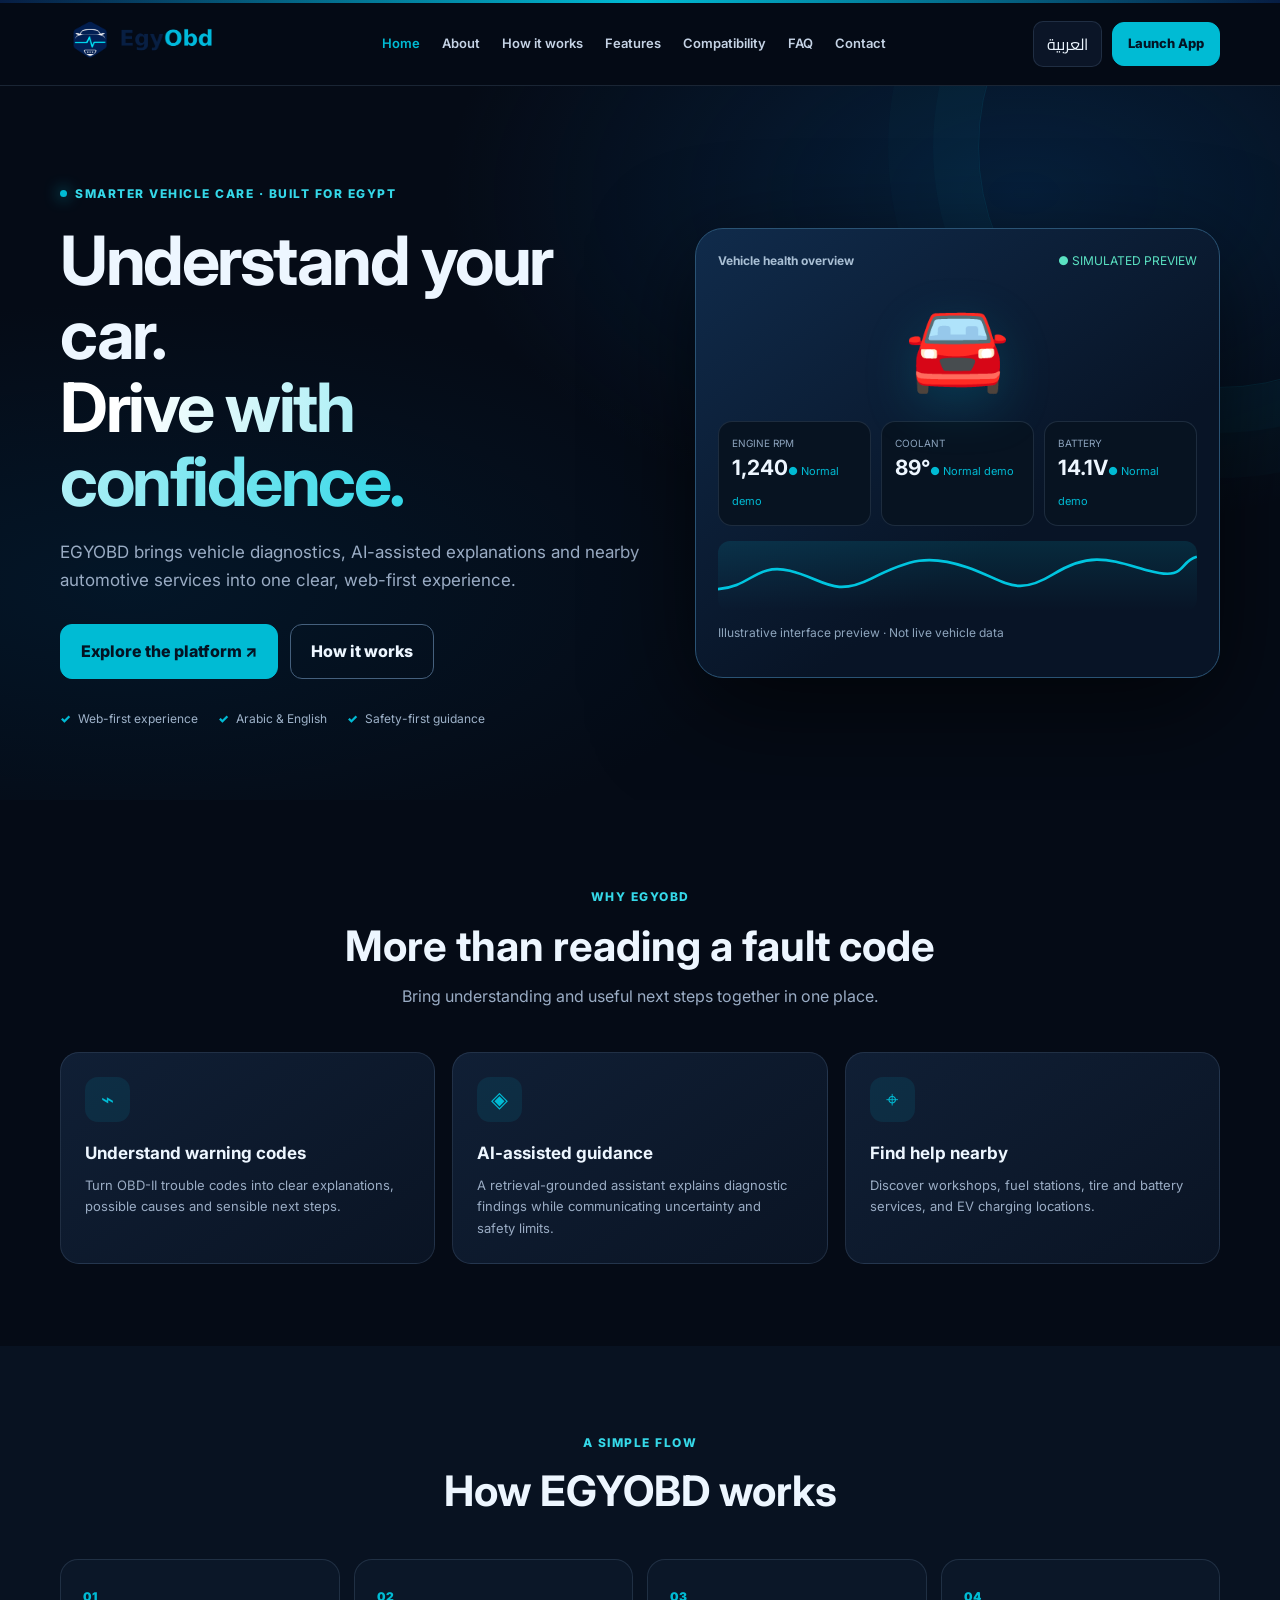
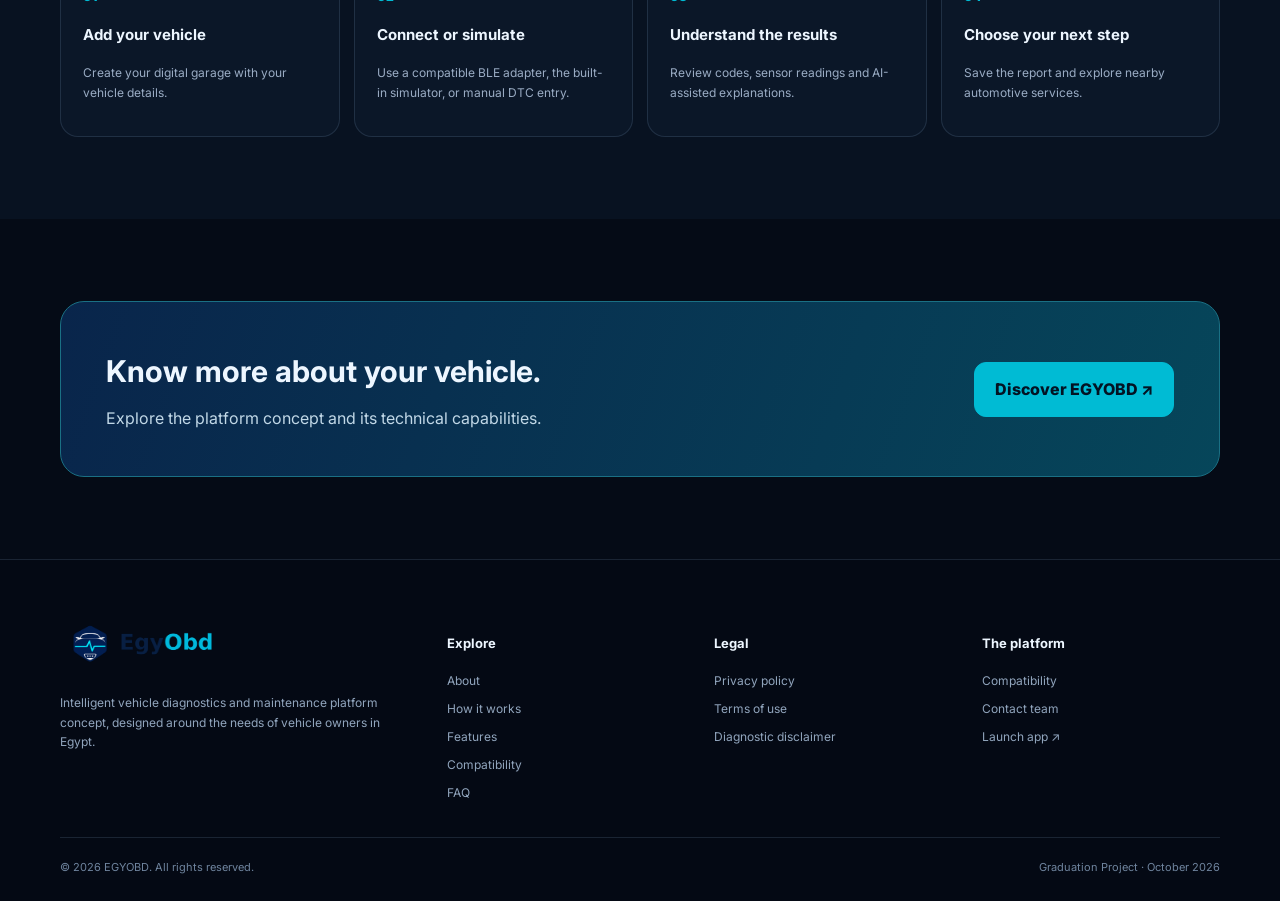
<file: index.html>
<!doctype html><html lang="en"><head><meta charset="utf-8">
<meta name="viewport" content="width=device-width,initial-scale=1">
<meta name="theme-color" content="#071D43">
<meta name="description" content="Understand your car with EGYOBD: explore OBD-II diagnostics, AI-assisted fault-code explanations, vehicle health insights and automotive services in Egypt.">
<meta name="robots" content="index,follow,max-image-preview:large">
<meta name="author" content="EGYOBD">
<link rel="canonical" href="https://egyobd.com/">
<link rel="icon" href="assets/favicon.ico" sizes="any">
<link rel="icon" type="image/png" sizes="32x32" href="assets/favicon-32.png">
<link rel="icon" type="image/png" sizes="192x192" href="assets/favicon-192.png">
<link rel="apple-touch-icon" href="assets/apple-touch-icon.png">
<link rel="manifest" href="site.webmanifest">
<meta property="og:type" content="website">
<meta property="og:site_name" content="EGYOBD">
<meta property="og:title" content="EGYOBD | OBD-II Car Diagnostics & AI Vehicle Health in Egypt">
<meta property="og:description" content="Understand your car with EGYOBD: explore OBD-II diagnostics, AI-assisted fault-code explanations, vehicle health insights and automotive services in Egypt.">
<meta property="og:url" content="https://egyobd.com/">
<meta property="og:image" content="https://egyobd.com/assets/logo.png">
<meta property="og:image:alt" content="EGYOBD intelligent vehicle diagnostics logo">
<meta name="twitter:card" content="summary_large_image">
<meta name="twitter:title" content="EGYOBD | OBD-II Car Diagnostics & AI Vehicle Health in Egypt">
<meta name="twitter:description" content="Understand your car with EGYOBD: explore OBD-II diagnostics, AI-assisted fault-code explanations, vehicle health insights and automotive services in Egypt.">
<meta name="twitter:image" content="https://egyobd.com/assets/logo.png">
<title>EGYOBD | OBD-II Car Diagnostics & AI Vehicle Health in Egypt</title>
<link rel="stylesheet" href="assets/site.css"><script type="application/ld+json">
{
 "@context":"https://schema.org",
 "@graph":[
  {"@type":"Organization","@id":"https://egyobd.com/#organization","name":"EGYOBD","url":"https://egyobd.com/","logo":"https://egyobd.com/assets/logo.png","description":"An Egyptian-focused intelligent vehicle diagnostics and maintenance platform."},
  {"@type":"WebSite","@id":"https://egyobd.com/#website","url":"https://egyobd.com/","name":"EGYOBD","publisher":{"@id":"https://egyobd.com/#organization"},"inLanguage":["en","ar"]}
 ]
}
</script>
</head><body data-page="home"><a class="skip-link" href="#main">Skip to content</a><div class="topline"></div><header class="nav"><div class="container navin"><a class="brand" id="brand" href="index.html"></a><nav class="links" id="navlinks"></nav><div class="actions"><button class="lang" id="lang">العربية</button><a class="btn small" id="launch" href="https://app.egyobd.com">Launch App</a><button class="menu" id="menu" aria-label="Open menu">☰</button></div></div></header><main id="main"></main><footer class="footer" id="footer"></footer><script src="assets/site.js"></script></body></html>
</file>
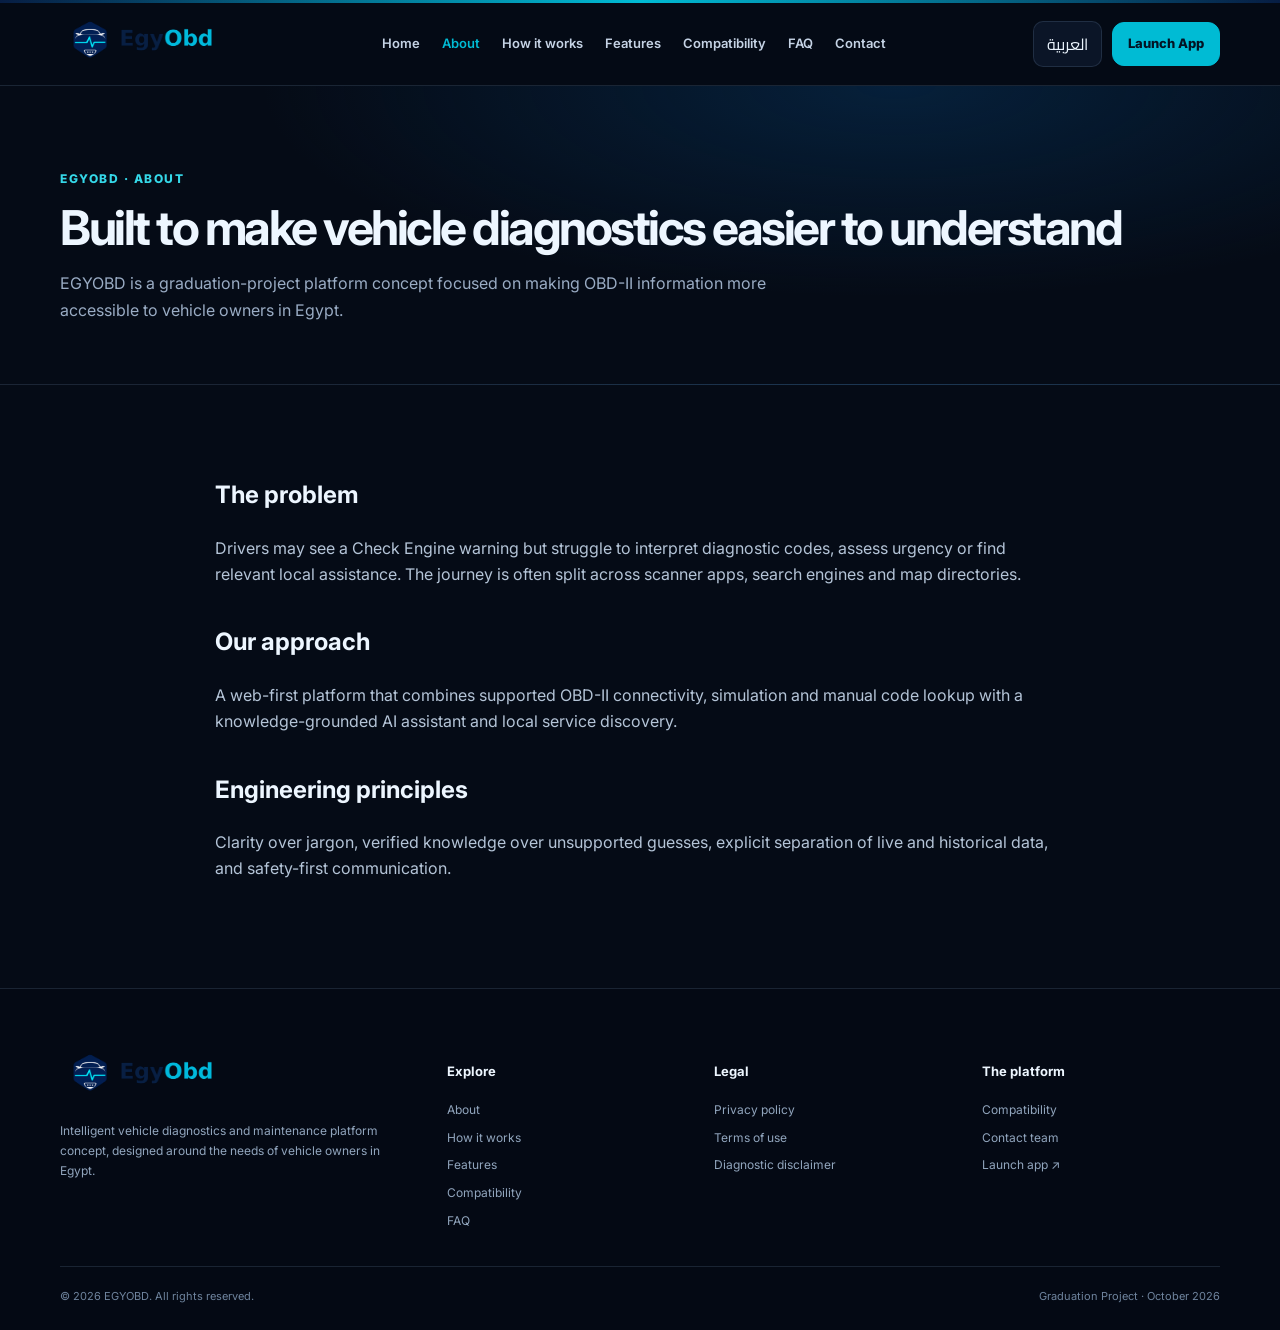
<file: about.html>
<!doctype html><html lang="en"><head><meta charset="utf-8">
<meta name="viewport" content="width=device-width,initial-scale=1">
<meta name="theme-color" content="#071D43">
<meta name="description" content="Learn about EGYOBD, an Egyptian-focused vehicle diagnostics platform concept combining OBD-II data, grounded AI explanations and local automotive service discovery.">
<meta name="robots" content="index,follow,max-image-preview:large">
<meta name="author" content="EGYOBD">
<link rel="canonical" href="https://egyobd.com/about.html">
<link rel="icon" href="assets/favicon.ico" sizes="any">
<link rel="icon" type="image/png" sizes="32x32" href="assets/favicon-32.png">
<link rel="icon" type="image/png" sizes="192x192" href="assets/favicon-192.png">
<link rel="apple-touch-icon" href="assets/apple-touch-icon.png">
<link rel="manifest" href="site.webmanifest">
<meta property="og:type" content="website">
<meta property="og:site_name" content="EGYOBD">
<meta property="og:title" content="About EGYOBD | Smarter Vehicle Diagnostics for Egypt">
<meta property="og:description" content="Learn about EGYOBD, an Egyptian-focused vehicle diagnostics platform concept combining OBD-II data, grounded AI explanations and local automotive service discovery.">
<meta property="og:url" content="https://egyobd.com/about.html">
<meta property="og:image" content="https://egyobd.com/assets/logo.png">
<meta property="og:image:alt" content="EGYOBD intelligent vehicle diagnostics logo">
<meta name="twitter:card" content="summary_large_image">
<meta name="twitter:title" content="About EGYOBD | Smarter Vehicle Diagnostics for Egypt">
<meta name="twitter:description" content="Learn about EGYOBD, an Egyptian-focused vehicle diagnostics platform concept combining OBD-II data, grounded AI explanations and local automotive service discovery.">
<meta name="twitter:image" content="https://egyobd.com/assets/logo.png">
<title>About EGYOBD | Smarter Vehicle Diagnostics for Egypt</title>
<link rel="stylesheet" href="assets/site.css"></head><body data-page="about"><a class="skip-link" href="#main">Skip to content</a><div class="topline"></div><header class="nav"><div class="container navin"><a class="brand" id="brand" href="index.html"></a><nav class="links" id="navlinks"></nav><div class="actions"><button class="lang" id="lang">العربية</button><a class="btn small" id="launch" href="https://app.egyobd.com">Launch App</a><button class="menu" id="menu" aria-label="Open menu">☰</button></div></div></header><main id="main"></main><footer class="footer" id="footer"></footer><script src="assets/site.js"></script></body></html>
</file>
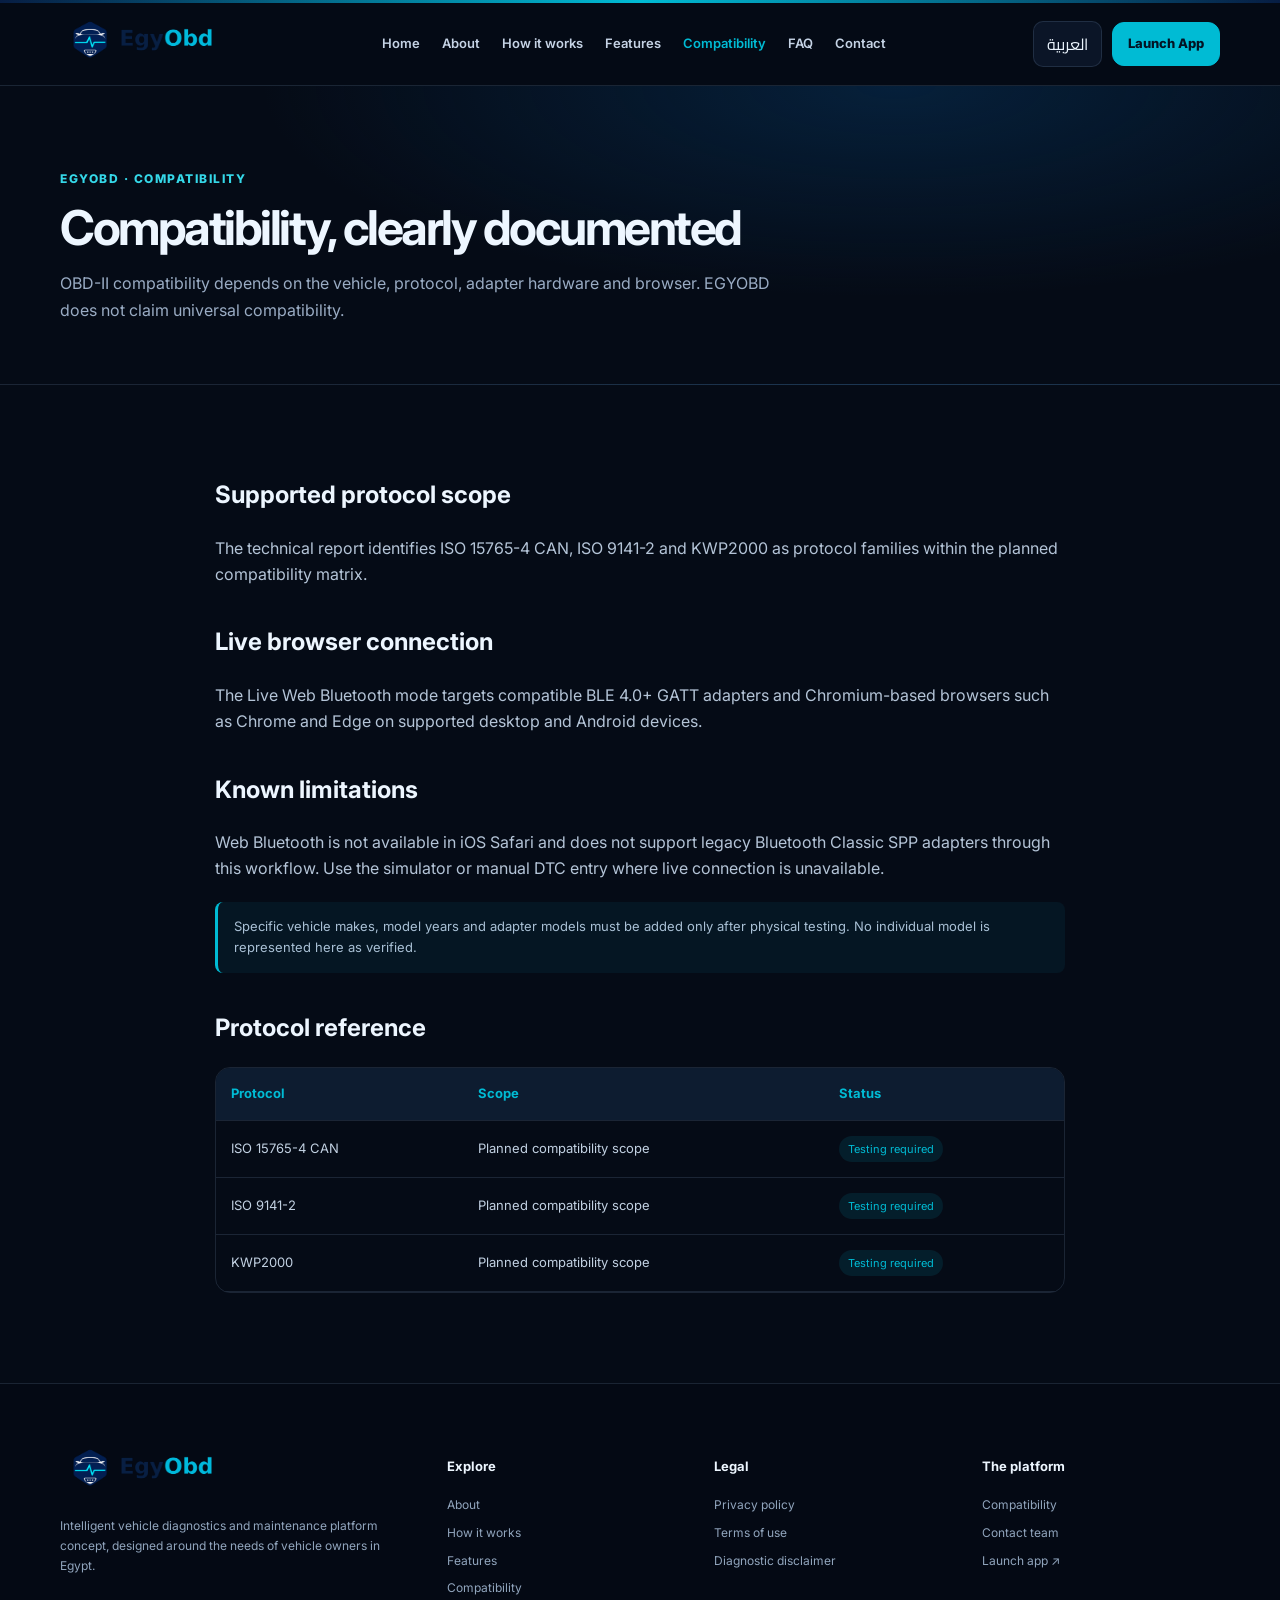
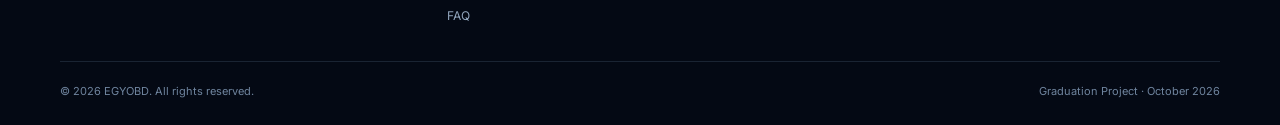
<file: compatibility.html>
<!doctype html><html lang="en"><head><meta charset="utf-8">
<meta name="viewport" content="width=device-width,initial-scale=1">
<meta name="theme-color" content="#071D43">
<meta name="description" content="Understand EGYOBD OBD-II compatibility, supported protocol scope, BLE adapter requirements, browser limitations and manual diagnostic alternatives.">
<meta name="robots" content="index,follow,max-image-preview:large">
<meta name="author" content="EGYOBD">
<link rel="canonical" href="https://egyobd.com/compatibility.html">
<link rel="icon" href="assets/favicon.ico" sizes="any">
<link rel="icon" type="image/png" sizes="32x32" href="assets/favicon-32.png">
<link rel="icon" type="image/png" sizes="192x192" href="assets/favicon-192.png">
<link rel="apple-touch-icon" href="assets/apple-touch-icon.png">
<link rel="manifest" href="site.webmanifest">
<meta property="og:type" content="website">
<meta property="og:site_name" content="EGYOBD">
<meta property="og:title" content="OBD-II Compatibility | Vehicles, Adapters & Browsers | EGYOBD">
<meta property="og:description" content="Understand EGYOBD OBD-II compatibility, supported protocol scope, BLE adapter requirements, browser limitations and manual diagnostic alternatives.">
<meta property="og:url" content="https://egyobd.com/compatibility.html">
<meta property="og:image" content="https://egyobd.com/assets/logo.png">
<meta property="og:image:alt" content="EGYOBD intelligent vehicle diagnostics logo">
<meta name="twitter:card" content="summary_large_image">
<meta name="twitter:title" content="OBD-II Compatibility | Vehicles, Adapters & Browsers | EGYOBD">
<meta name="twitter:description" content="Understand EGYOBD OBD-II compatibility, supported protocol scope, BLE adapter requirements, browser limitations and manual diagnostic alternatives.">
<meta name="twitter:image" content="https://egyobd.com/assets/logo.png">
<title>OBD-II Compatibility | Vehicles, Adapters & Browsers | EGYOBD</title>
<link rel="stylesheet" href="assets/site.css"></head><body data-page="compatibility"><a class="skip-link" href="#main">Skip to content</a><div class="topline"></div><header class="nav"><div class="container navin"><a class="brand" id="brand" href="index.html"></a><nav class="links" id="navlinks"></nav><div class="actions"><button class="lang" id="lang">العربية</button><a class="btn small" id="launch" href="https://app.egyobd.com">Launch App</a><button class="menu" id="menu" aria-label="Open menu">☰</button></div></div></header><main id="main"></main><footer class="footer" id="footer"></footer><script src="assets/site.js"></script></body></html>
</file>
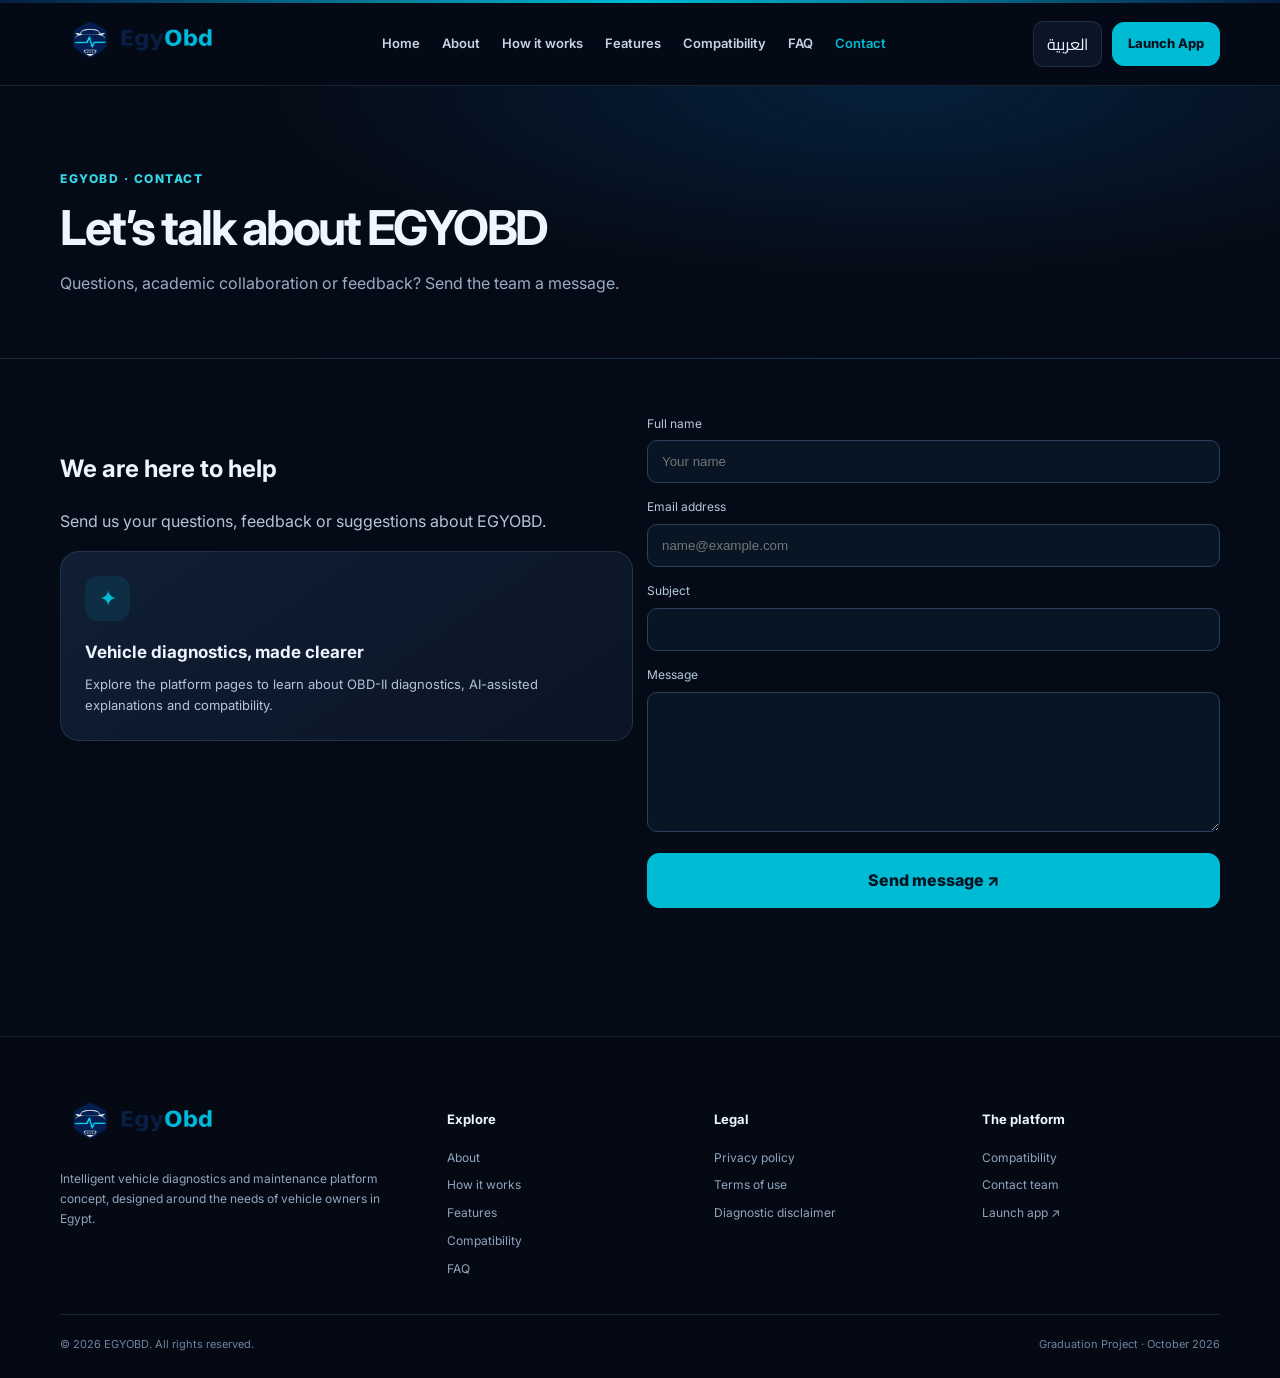
<file: contact.html>
<!doctype html><html lang="en"><head><meta charset="utf-8">
<meta name="viewport" content="width=device-width,initial-scale=1">
<meta name="theme-color" content="#071D43">
<meta name="description" content="Contact EGYOBD with questions, feedback or support requests about the vehicle diagnostics and maintenance platform.">
<meta name="robots" content="index,follow,max-image-preview:large">
<meta name="author" content="EGYOBD">
<link rel="canonical" href="https://egyobd.com/contact.html">
<link rel="icon" href="assets/favicon.ico" sizes="any">
<link rel="icon" type="image/png" sizes="32x32" href="assets/favicon-32.png">
<link rel="icon" type="image/png" sizes="192x192" href="assets/favicon-192.png">
<link rel="apple-touch-icon" href="assets/apple-touch-icon.png">
<link rel="manifest" href="site.webmanifest">
<meta property="og:type" content="website">
<meta property="og:site_name" content="EGYOBD">
<meta property="og:title" content="Contact EGYOBD | Questions & Support">
<meta property="og:description" content="Contact EGYOBD with questions, feedback or support requests about the vehicle diagnostics and maintenance platform.">
<meta property="og:url" content="https://egyobd.com/contact.html">
<meta property="og:image" content="https://egyobd.com/assets/logo.png">
<meta property="og:image:alt" content="EGYOBD intelligent vehicle diagnostics logo">
<meta name="twitter:card" content="summary_large_image">
<meta name="twitter:title" content="Contact EGYOBD | Questions & Support">
<meta name="twitter:description" content="Contact EGYOBD with questions, feedback or support requests about the vehicle diagnostics and maintenance platform.">
<meta name="twitter:image" content="https://egyobd.com/assets/logo.png">
<title>Contact EGYOBD | Questions & Support</title>
<link rel="stylesheet" href="assets/site.css"></head><body data-page="contact"><a class="skip-link" href="#main">Skip to content</a><div class="topline"></div><header class="nav"><div class="container navin"><a class="brand" id="brand" href="index.html"></a><nav class="links" id="navlinks"></nav><div class="actions"><button class="lang" id="lang">العربية</button><a class="btn small" id="launch" href="https://app.egyobd.com">Launch App</a><button class="menu" id="menu" aria-label="Open menu">☰</button></div></div></header><main id="main"></main><footer class="footer" id="footer"></footer><script src="assets/site.js"></script></body></html>
</file>
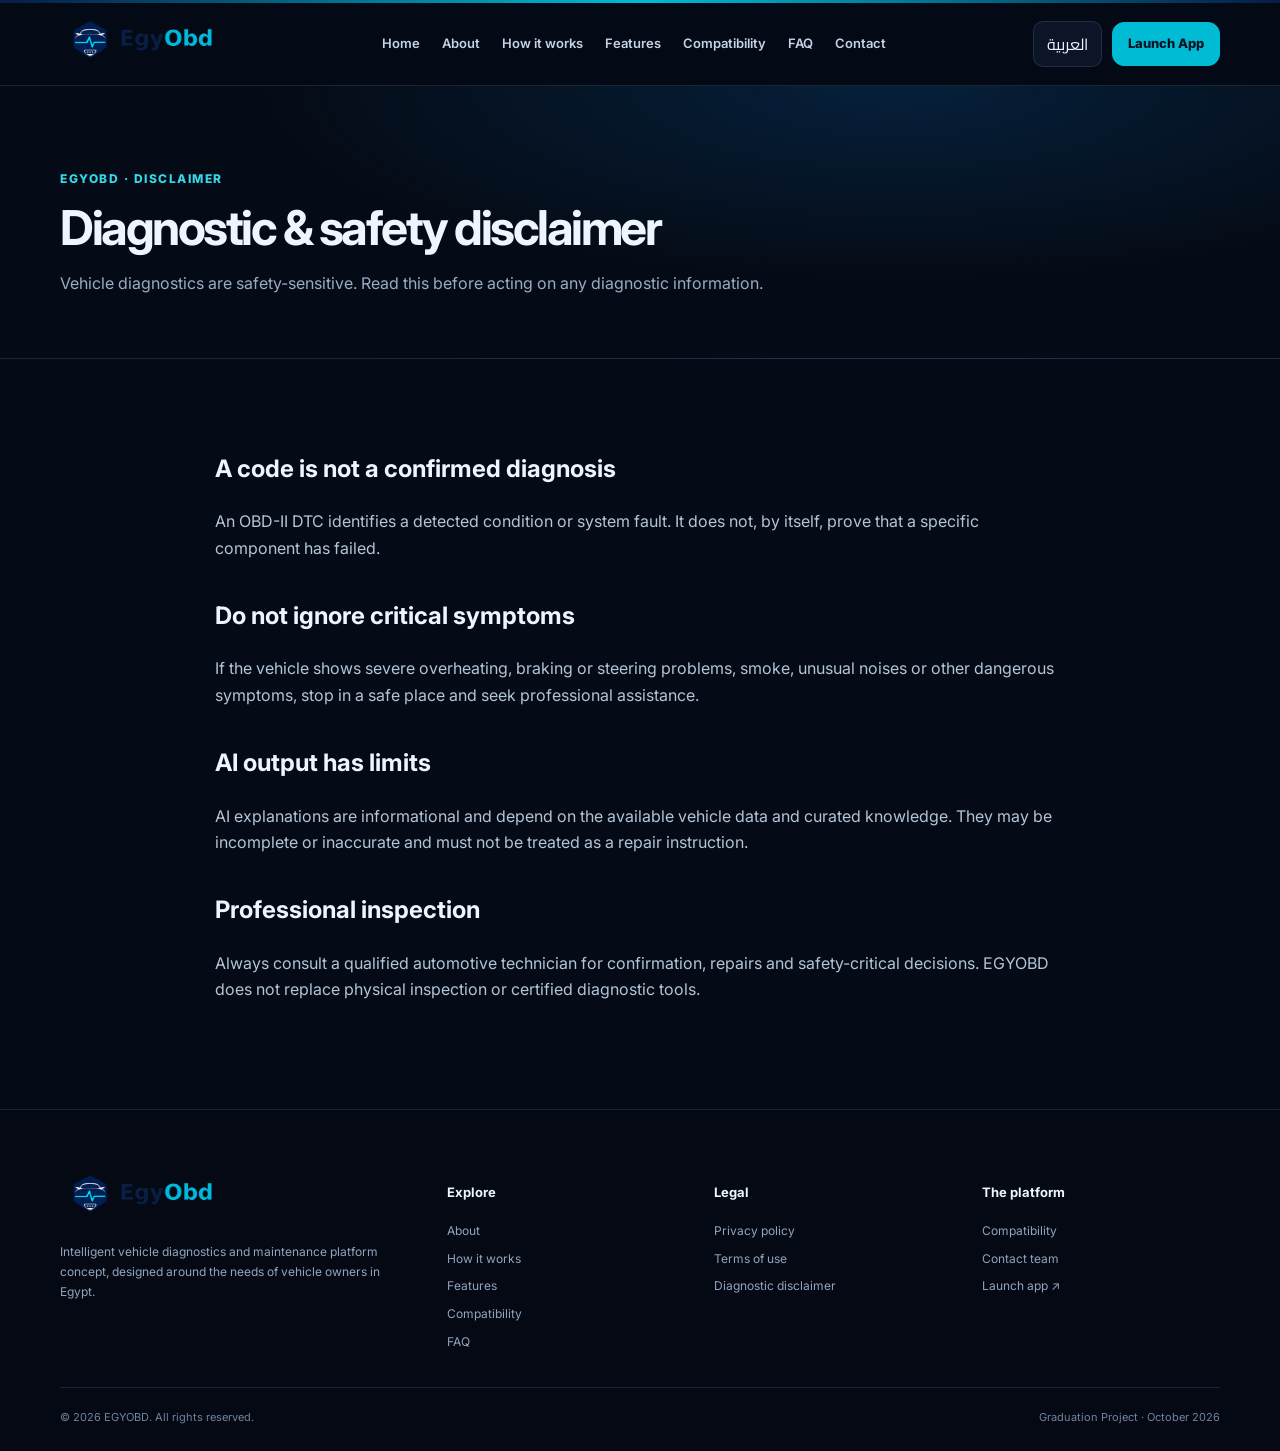
<file: disclaimer.html>
<!doctype html><html lang="en"><head><meta charset="utf-8">
<meta name="viewport" content="width=device-width,initial-scale=1">
<meta name="theme-color" content="#071D43">
<meta name="description" content="Read important safety information about OBD-II diagnostic codes, AI-assisted explanations and the need for qualified vehicle inspection.">
<meta name="robots" content="index,follow,max-image-preview:large">
<meta name="author" content="EGYOBD">
<link rel="canonical" href="https://egyobd.com/disclaimer.html">
<link rel="icon" href="assets/favicon.ico" sizes="any">
<link rel="icon" type="image/png" sizes="32x32" href="assets/favicon-32.png">
<link rel="icon" type="image/png" sizes="192x192" href="assets/favicon-192.png">
<link rel="apple-touch-icon" href="assets/apple-touch-icon.png">
<link rel="manifest" href="site.webmanifest">
<meta property="og:type" content="website">
<meta property="og:site_name" content="EGYOBD">
<meta property="og:title" content="Diagnostic Disclaimer | EGYOBD">
<meta property="og:description" content="Read important safety information about OBD-II diagnostic codes, AI-assisted explanations and the need for qualified vehicle inspection.">
<meta property="og:url" content="https://egyobd.com/disclaimer.html">
<meta property="og:image" content="https://egyobd.com/assets/logo.png">
<meta property="og:image:alt" content="EGYOBD intelligent vehicle diagnostics logo">
<meta name="twitter:card" content="summary_large_image">
<meta name="twitter:title" content="Diagnostic Disclaimer | EGYOBD">
<meta name="twitter:description" content="Read important safety information about OBD-II diagnostic codes, AI-assisted explanations and the need for qualified vehicle inspection.">
<meta name="twitter:image" content="https://egyobd.com/assets/logo.png">
<title>Diagnostic Disclaimer | EGYOBD</title>
<link rel="stylesheet" href="assets/site.css"></head><body data-page="disclaimer"><a class="skip-link" href="#main">Skip to content</a><div class="topline"></div><header class="nav"><div class="container navin"><a class="brand" id="brand" href="index.html"></a><nav class="links" id="navlinks"></nav><div class="actions"><button class="lang" id="lang">العربية</button><a class="btn small" id="launch" href="https://app.egyobd.com">Launch App</a><button class="menu" id="menu" aria-label="Open menu">☰</button></div></div></header><main id="main"></main><footer class="footer" id="footer"></footer><script src="assets/site.js"></script></body></html>
</file>
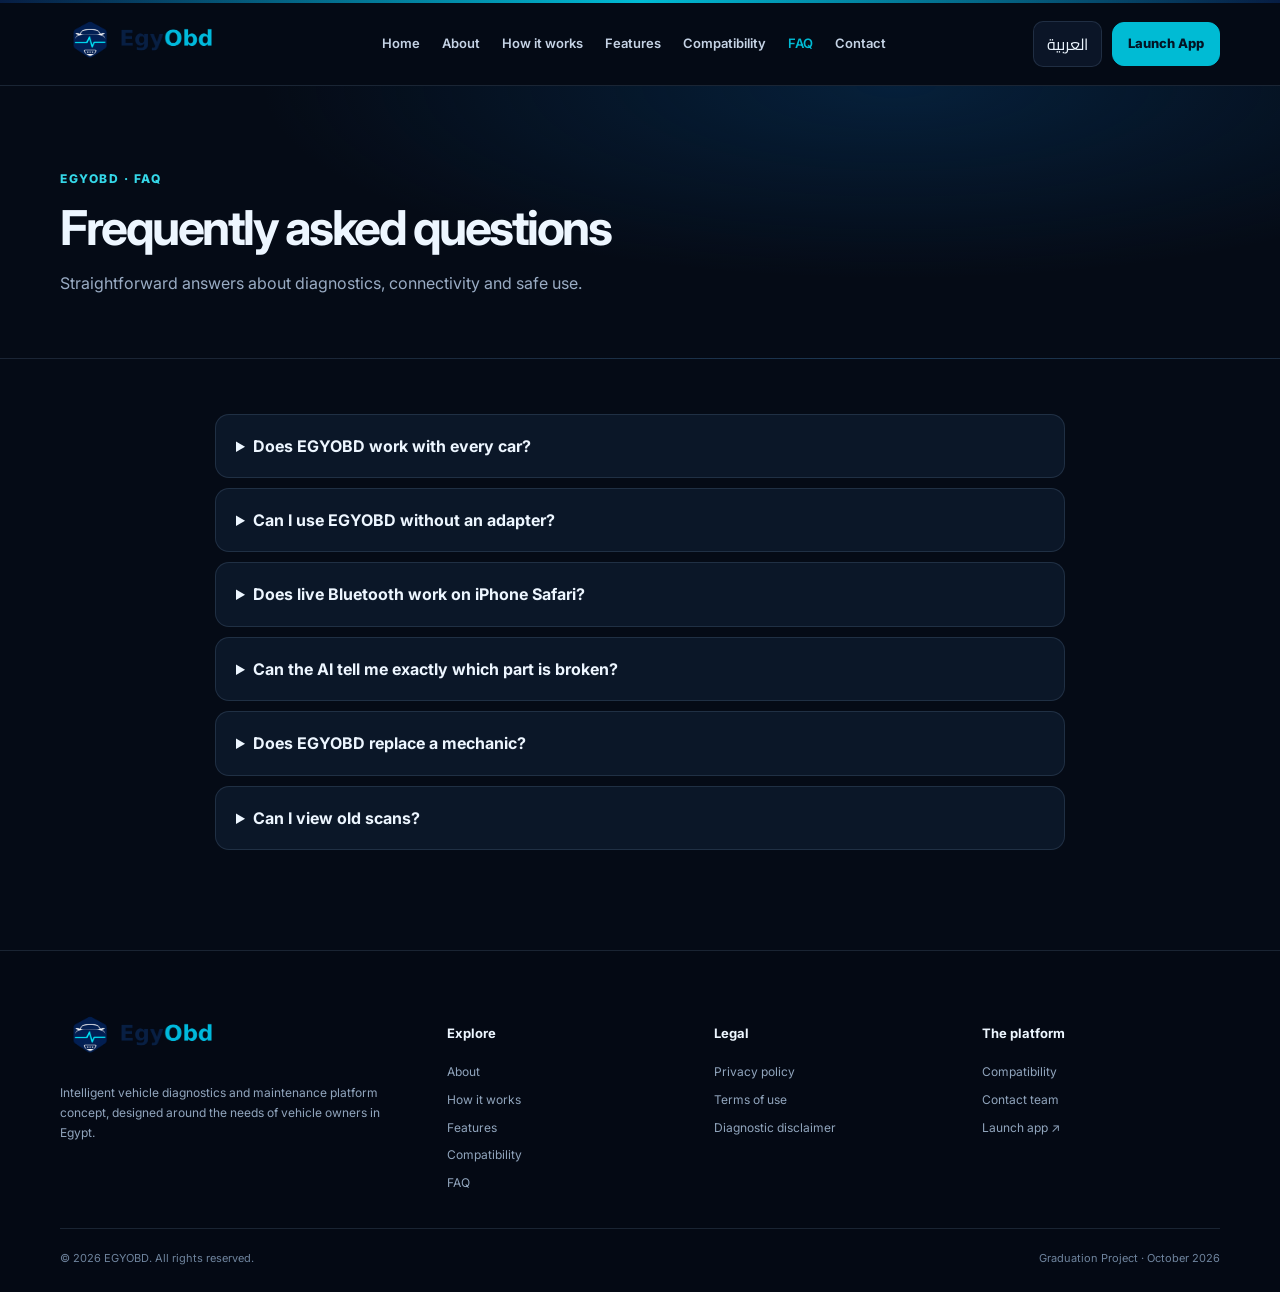
<file: faq.html>
<!doctype html><html lang="en"><head><meta charset="utf-8">
<meta name="viewport" content="width=device-width,initial-scale=1">
<meta name="theme-color" content="#071D43">
<meta name="description" content="Find answers about EGYOBD, OBD-II adapters, browser Bluetooth support, diagnostic simulations, AI explanations and vehicle data safety.">
<meta name="robots" content="index,follow,max-image-preview:large">
<meta name="author" content="EGYOBD">
<link rel="canonical" href="https://egyobd.com/faq.html">
<link rel="icon" href="assets/favicon.ico" sizes="any">
<link rel="icon" type="image/png" sizes="32x32" href="assets/favicon-32.png">
<link rel="icon" type="image/png" sizes="192x192" href="assets/favicon-192.png">
<link rel="apple-touch-icon" href="assets/apple-touch-icon.png">
<link rel="manifest" href="site.webmanifest">
<meta property="og:type" content="website">
<meta property="og:site_name" content="EGYOBD">
<meta property="og:title" content="EGYOBD FAQ | OBD-II Diagnostics & Troubleshooting">
<meta property="og:description" content="Find answers about EGYOBD, OBD-II adapters, browser Bluetooth support, diagnostic simulations, AI explanations and vehicle data safety.">
<meta property="og:url" content="https://egyobd.com/faq.html">
<meta property="og:image" content="https://egyobd.com/assets/logo.png">
<meta property="og:image:alt" content="EGYOBD intelligent vehicle diagnostics logo">
<meta name="twitter:card" content="summary_large_image">
<meta name="twitter:title" content="EGYOBD FAQ | OBD-II Diagnostics & Troubleshooting">
<meta name="twitter:description" content="Find answers about EGYOBD, OBD-II adapters, browser Bluetooth support, diagnostic simulations, AI explanations and vehicle data safety.">
<meta name="twitter:image" content="https://egyobd.com/assets/logo.png">
<title>EGYOBD FAQ | OBD-II Diagnostics & Troubleshooting</title>
<link rel="stylesheet" href="assets/site.css"></head><body data-page="faq"><a class="skip-link" href="#main">Skip to content</a><div class="topline"></div><header class="nav"><div class="container navin"><a class="brand" id="brand" href="index.html"></a><nav class="links" id="navlinks"></nav><div class="actions"><button class="lang" id="lang">العربية</button><a class="btn small" id="launch" href="https://app.egyobd.com">Launch App</a><button class="menu" id="menu" aria-label="Open menu">☰</button></div></div></header><main id="main"></main><footer class="footer" id="footer"></footer><script src="assets/site.js"></script></body></html>
</file>
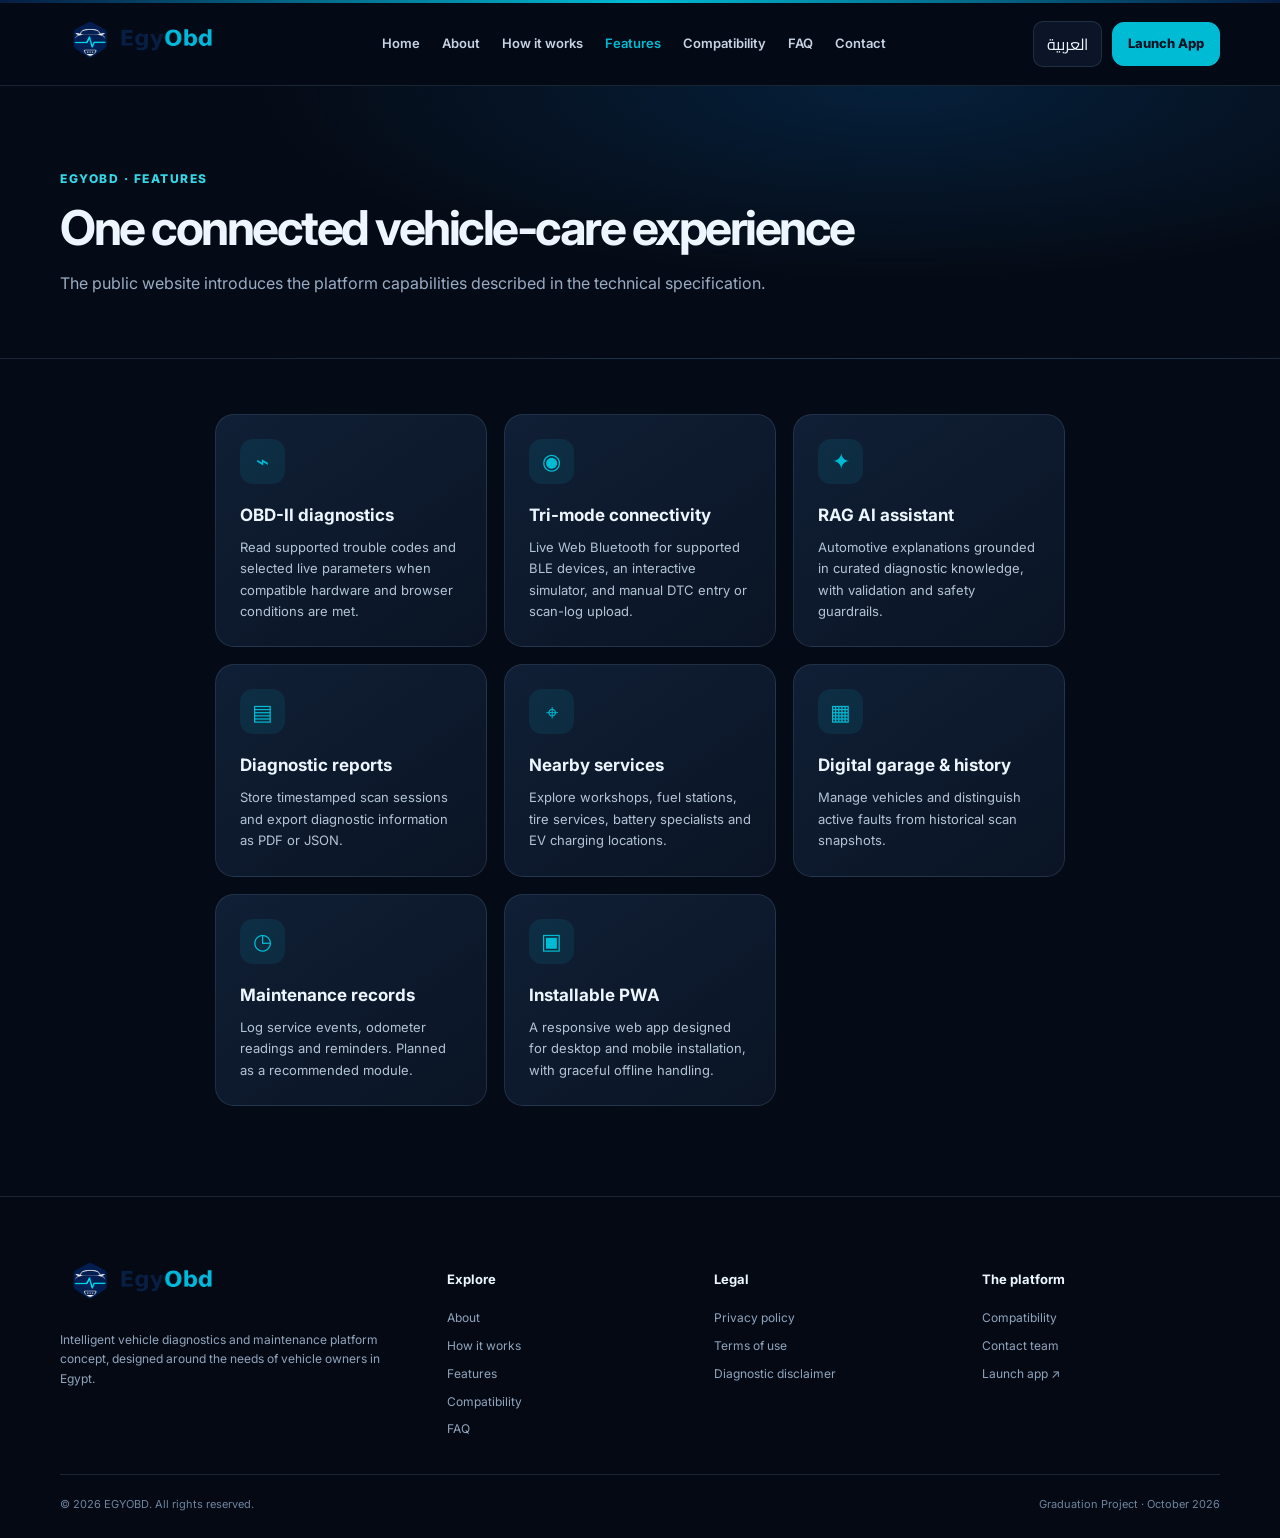
<file: features.html>
<!doctype html><html lang="en"><head><meta charset="utf-8">
<meta name="viewport" content="width=device-width,initial-scale=1">
<meta name="theme-color" content="#071D43">
<meta name="description" content="Explore EGYOBD features: supported OBD-II diagnostics, BLE connectivity, diagnostic simulator, AI-assisted explanations, scan reports and vehicle history.">
<meta name="robots" content="index,follow,max-image-preview:large">
<meta name="author" content="EGYOBD">
<link rel="canonical" href="https://egyobd.com/features.html">
<link rel="icon" href="assets/favicon.ico" sizes="any">
<link rel="icon" type="image/png" sizes="32x32" href="assets/favicon-32.png">
<link rel="icon" type="image/png" sizes="192x192" href="assets/favicon-192.png">
<link rel="apple-touch-icon" href="assets/apple-touch-icon.png">
<link rel="manifest" href="site.webmanifest">
<meta property="og:type" content="website">
<meta property="og:site_name" content="EGYOBD">
<meta property="og:title" content="EGYOBD Features | OBD-II, AI Diagnostics & Vehicle History">
<meta property="og:description" content="Explore EGYOBD features: supported OBD-II diagnostics, BLE connectivity, diagnostic simulator, AI-assisted explanations, scan reports and vehicle history.">
<meta property="og:url" content="https://egyobd.com/features.html">
<meta property="og:image" content="https://egyobd.com/assets/logo.png">
<meta property="og:image:alt" content="EGYOBD intelligent vehicle diagnostics logo">
<meta name="twitter:card" content="summary_large_image">
<meta name="twitter:title" content="EGYOBD Features | OBD-II, AI Diagnostics & Vehicle History">
<meta name="twitter:description" content="Explore EGYOBD features: supported OBD-II diagnostics, BLE connectivity, diagnostic simulator, AI-assisted explanations, scan reports and vehicle history.">
<meta name="twitter:image" content="https://egyobd.com/assets/logo.png">
<title>EGYOBD Features | OBD-II, AI Diagnostics & Vehicle History</title>
<link rel="stylesheet" href="assets/site.css"></head><body data-page="features"><a class="skip-link" href="#main">Skip to content</a><div class="topline"></div><header class="nav"><div class="container navin"><a class="brand" id="brand" href="index.html"></a><nav class="links" id="navlinks"></nav><div class="actions"><button class="lang" id="lang">العربية</button><a class="btn small" id="launch" href="https://app.egyobd.com">Launch App</a><button class="menu" id="menu" aria-label="Open menu">☰</button></div></div></header><main id="main"></main><footer class="footer" id="footer"></footer><script src="assets/site.js"></script></body></html>
</file>
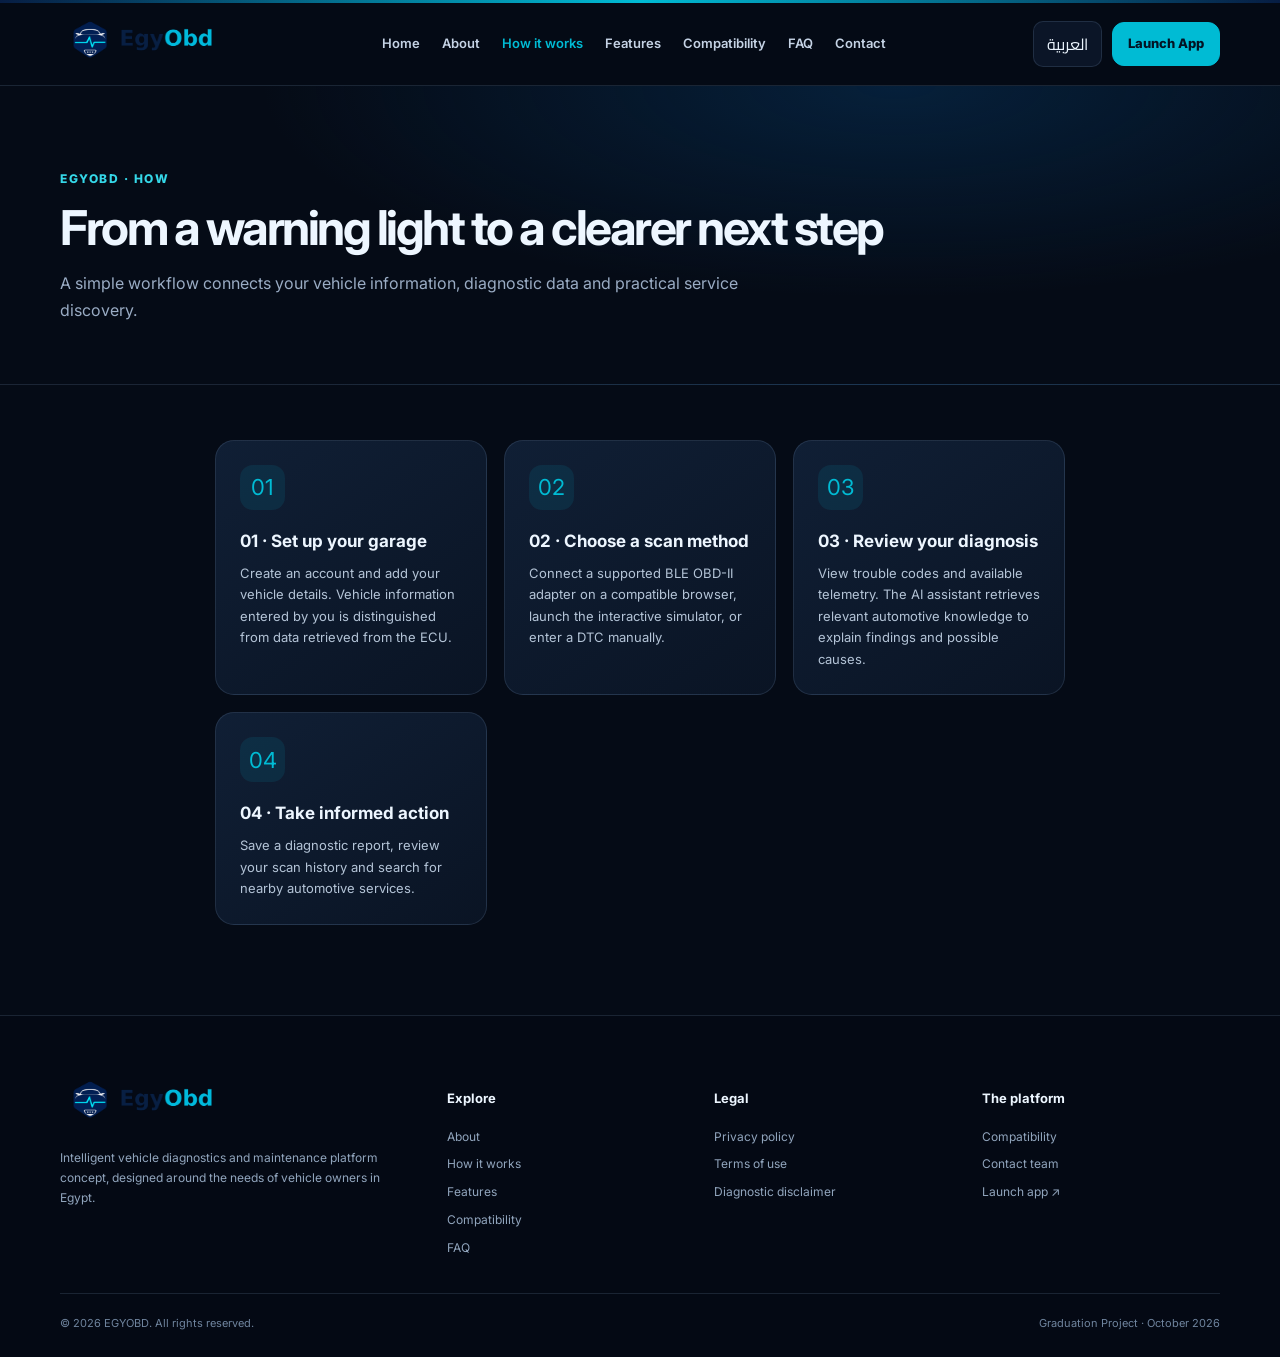
<file: how-it-works.html>
<!doctype html><html lang="en"><head><meta charset="utf-8">
<meta name="viewport" content="width=device-width,initial-scale=1">
<meta name="theme-color" content="#071D43">
<meta name="description" content="See how EGYOBD connects vehicle setup, supported OBD-II adapters or simulator scans, diagnostic explanations and nearby automotive services.">
<meta name="robots" content="index,follow,max-image-preview:large">
<meta name="author" content="EGYOBD">
<link rel="canonical" href="https://egyobd.com/how-it-works.html">
<link rel="icon" href="assets/favicon.ico" sizes="any">
<link rel="icon" type="image/png" sizes="32x32" href="assets/favicon-32.png">
<link rel="icon" type="image/png" sizes="192x192" href="assets/favicon-192.png">
<link rel="apple-touch-icon" href="assets/apple-touch-icon.png">
<link rel="manifest" href="site.webmanifest">
<meta property="og:type" content="website">
<meta property="og:site_name" content="EGYOBD">
<meta property="og:title" content="How EGYOBD Works | OBD-II Scanning & AI Guidance">
<meta property="og:description" content="See how EGYOBD connects vehicle setup, supported OBD-II adapters or simulator scans, diagnostic explanations and nearby automotive services.">
<meta property="og:url" content="https://egyobd.com/how-it-works.html">
<meta property="og:image" content="https://egyobd.com/assets/logo.png">
<meta property="og:image:alt" content="EGYOBD intelligent vehicle diagnostics logo">
<meta name="twitter:card" content="summary_large_image">
<meta name="twitter:title" content="How EGYOBD Works | OBD-II Scanning & AI Guidance">
<meta name="twitter:description" content="See how EGYOBD connects vehicle setup, supported OBD-II adapters or simulator scans, diagnostic explanations and nearby automotive services.">
<meta name="twitter:image" content="https://egyobd.com/assets/logo.png">
<title>How EGYOBD Works | OBD-II Scanning & AI Guidance</title>
<link rel="stylesheet" href="assets/site.css"></head><body data-page="how"><a class="skip-link" href="#main">Skip to content</a><div class="topline"></div><header class="nav"><div class="container navin"><a class="brand" id="brand" href="index.html"></a><nav class="links" id="navlinks"></nav><div class="actions"><button class="lang" id="lang">العربية</button><a class="btn small" id="launch" href="https://app.egyobd.com">Launch App</a><button class="menu" id="menu" aria-label="Open menu">☰</button></div></div></header><main id="main"></main><footer class="footer" id="footer"></footer><script src="assets/site.js"></script></body></html>
</file>
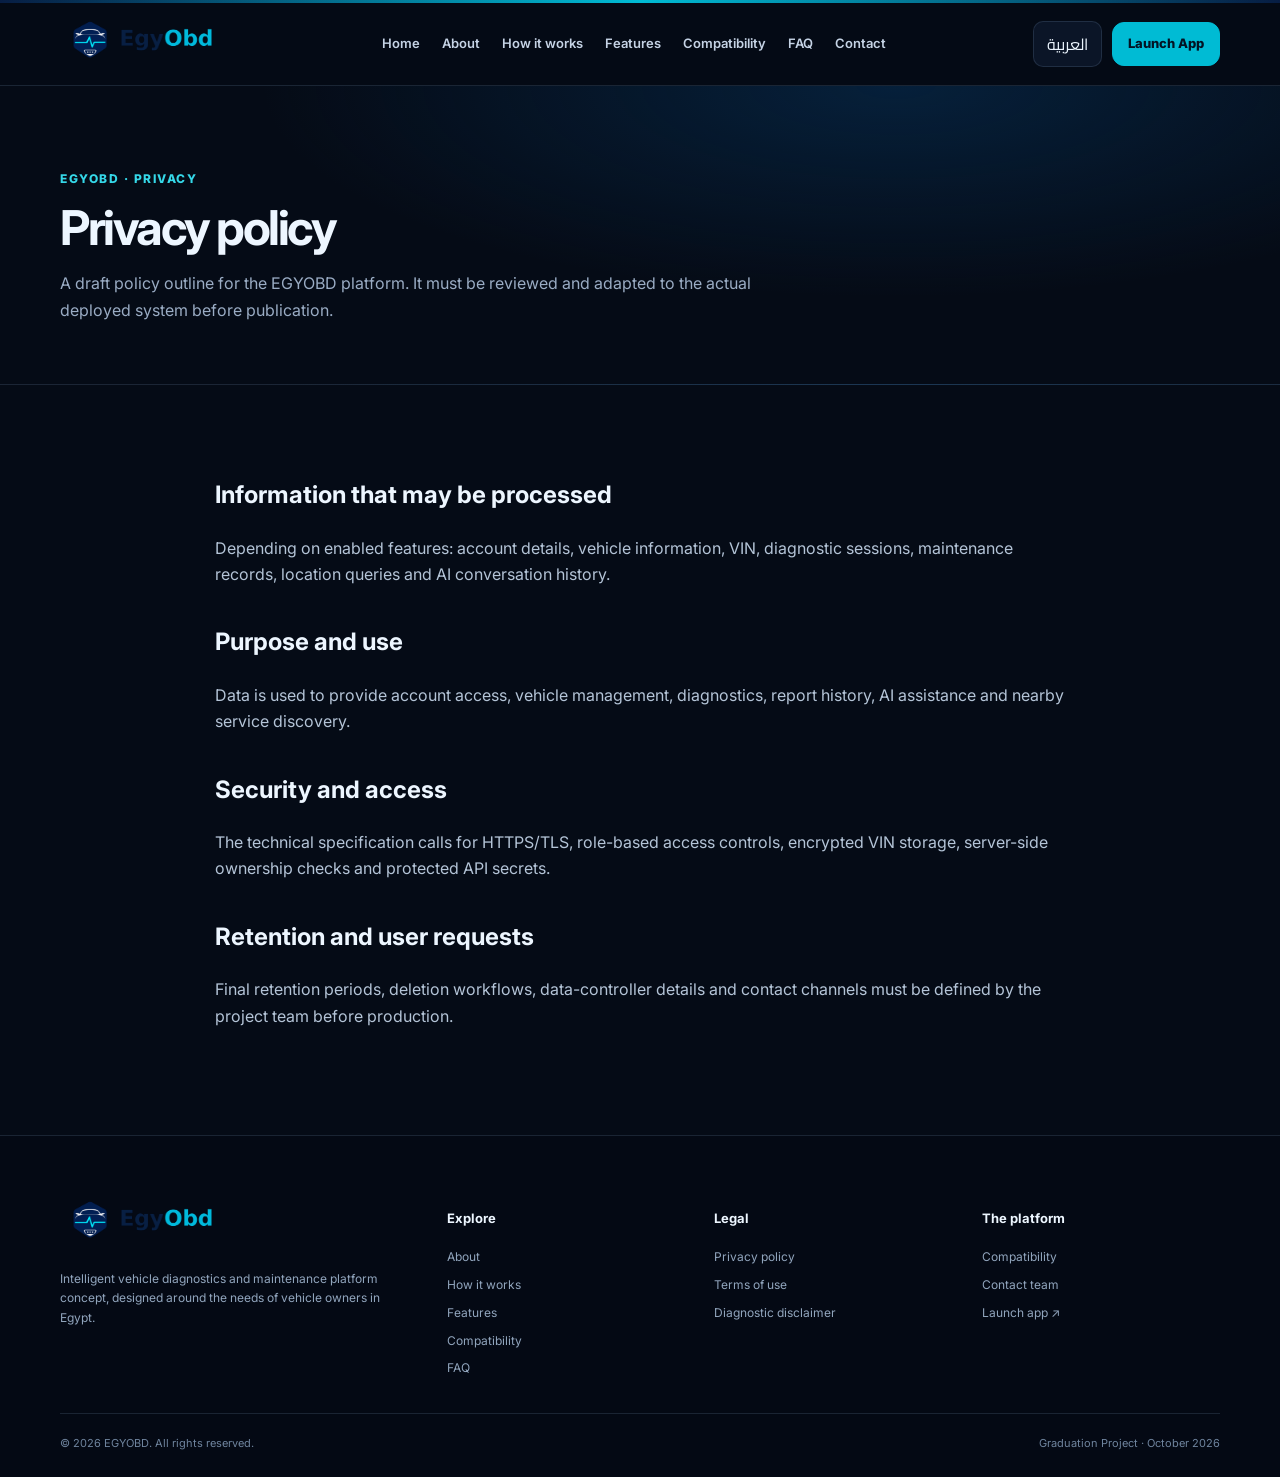
<file: privacy.html>
<!doctype html><html lang="en"><head><meta charset="utf-8">
<meta name="viewport" content="width=device-width,initial-scale=1">
<meta name="theme-color" content="#071D43">
<meta name="description" content="Read the EGYOBD privacy policy and learn how vehicle information, diagnostic data and user communications are intended to be handled.">
<meta name="robots" content="index,follow,max-image-preview:large">
<meta name="author" content="EGYOBD">
<link rel="canonical" href="https://egyobd.com/privacy.html">
<link rel="icon" href="assets/favicon.ico" sizes="any">
<link rel="icon" type="image/png" sizes="32x32" href="assets/favicon-32.png">
<link rel="icon" type="image/png" sizes="192x192" href="assets/favicon-192.png">
<link rel="apple-touch-icon" href="assets/apple-touch-icon.png">
<link rel="manifest" href="site.webmanifest">
<meta property="og:type" content="website">
<meta property="og:site_name" content="EGYOBD">
<meta property="og:title" content="Privacy Policy | EGYOBD">
<meta property="og:description" content="Read the EGYOBD privacy policy and learn how vehicle information, diagnostic data and user communications are intended to be handled.">
<meta property="og:url" content="https://egyobd.com/privacy.html">
<meta property="og:image" content="https://egyobd.com/assets/logo.png">
<meta property="og:image:alt" content="EGYOBD intelligent vehicle diagnostics logo">
<meta name="twitter:card" content="summary_large_image">
<meta name="twitter:title" content="Privacy Policy | EGYOBD">
<meta name="twitter:description" content="Read the EGYOBD privacy policy and learn how vehicle information, diagnostic data and user communications are intended to be handled.">
<meta name="twitter:image" content="https://egyobd.com/assets/logo.png">
<title>Privacy Policy | EGYOBD</title>
<link rel="stylesheet" href="assets/site.css"></head><body data-page="privacy"><a class="skip-link" href="#main">Skip to content</a><div class="topline"></div><header class="nav"><div class="container navin"><a class="brand" id="brand" href="index.html"></a><nav class="links" id="navlinks"></nav><div class="actions"><button class="lang" id="lang">العربية</button><a class="btn small" id="launch" href="https://app.egyobd.com">Launch App</a><button class="menu" id="menu" aria-label="Open menu">☰</button></div></div></header><main id="main"></main><footer class="footer" id="footer"></footer><script src="assets/site.js"></script></body></html>
</file>
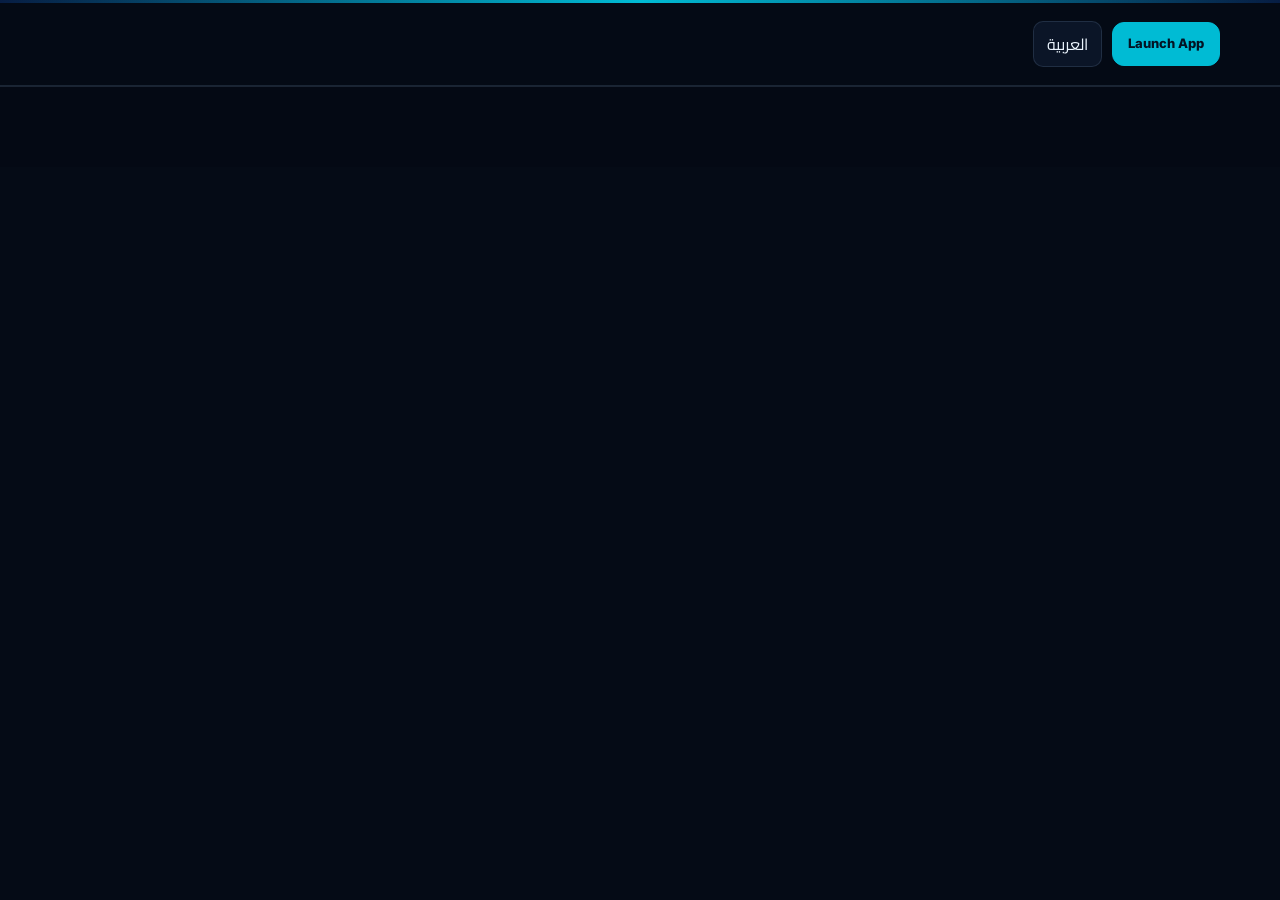
<file: template.html>
<!doctype html><html lang="en"><head><meta charset="utf-8">
<meta name="viewport" content="width=device-width,initial-scale=1">
<meta name="theme-color" content="#071D43">
<meta name="description" content="Explore EGYOBD, an intelligent vehicle diagnostics and maintenance platform concept for drivers in Egypt.">
<meta name="robots" content="index,follow,max-image-preview:large">
<meta name="author" content="EGYOBD">
<link rel="canonical" href="https://egyobd.com/template.html">
<link rel="icon" href="assets/favicon.ico" sizes="any">
<link rel="icon" type="image/png" sizes="32x32" href="assets/favicon-32.png">
<link rel="icon" type="image/png" sizes="192x192" href="assets/favicon-192.png">
<link rel="apple-touch-icon" href="assets/apple-touch-icon.png">
<link rel="manifest" href="site.webmanifest">
<meta property="og:type" content="website">
<meta property="og:site_name" content="EGYOBD">
<meta property="og:title" content="EGYOBD | Vehicle Diagnostics & Maintenance">
<meta property="og:description" content="Explore EGYOBD, an intelligent vehicle diagnostics and maintenance platform concept for drivers in Egypt.">
<meta property="og:url" content="https://egyobd.com/template.html">
<meta property="og:image" content="https://egyobd.com/assets/logo.png">
<meta property="og:image:alt" content="EGYOBD intelligent vehicle diagnostics logo">
<meta name="twitter:card" content="summary_large_image">
<meta name="twitter:title" content="EGYOBD | Vehicle Diagnostics & Maintenance">
<meta name="twitter:description" content="Explore EGYOBD, an intelligent vehicle diagnostics and maintenance platform concept for drivers in Egypt.">
<meta name="twitter:image" content="https://egyobd.com/assets/logo.png">
<title>EGYOBD | Vehicle Diagnostics & Maintenance</title>
<link rel="stylesheet" href="assets/site.css"></head><body data-page="PAGE"><a class="skip-link" href="#main">Skip to content</a><div class="topline"></div><header class="nav"><div class="container navin"><a class="brand" id="brand" href="index.html"></a><nav class="links" id="navlinks"></nav><div class="actions"><button class="lang" id="lang">العربية</button><a class="btn small" id="launch" href="https://app.egyobd.com">Launch App</a><button class="menu" id="menu" aria-label="Open menu">☰</button></div></div></header><main id="main"></main><footer class="footer" id="footer"></footer><script src="assets/site.js"></script></body></html>
</file>
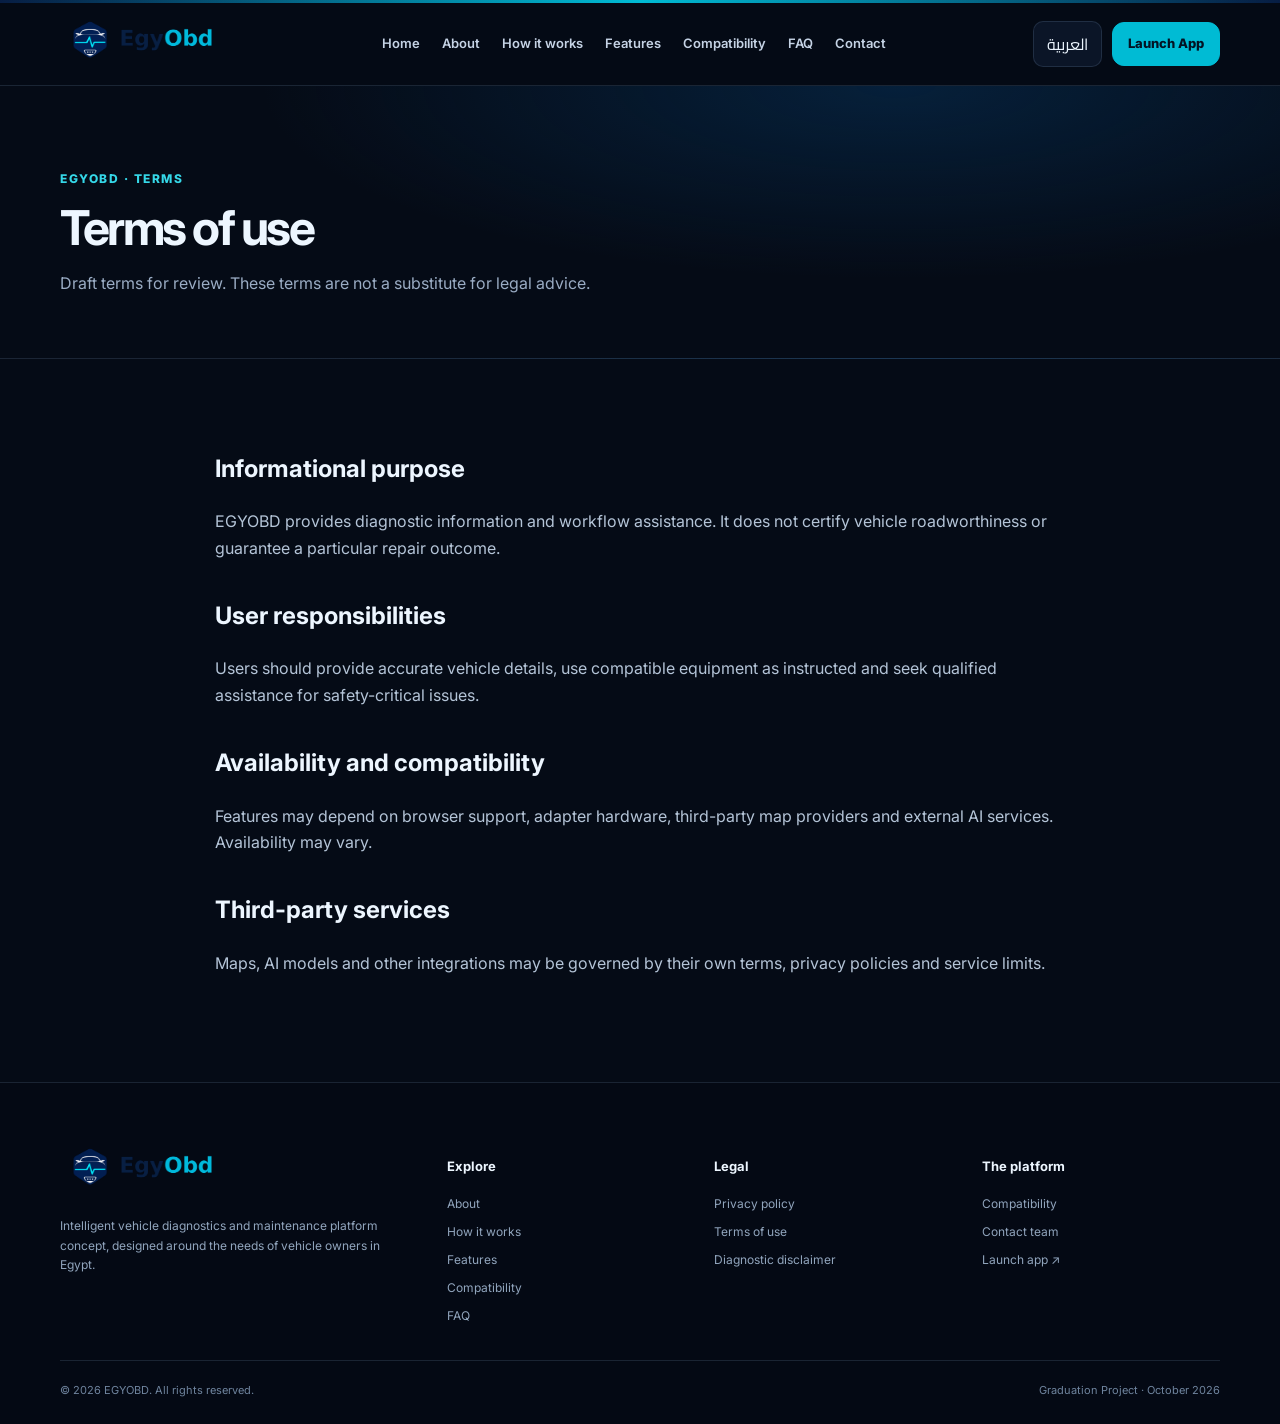
<file: terms.html>
<!doctype html><html lang="en"><head><meta charset="utf-8">
<meta name="viewport" content="width=device-width,initial-scale=1">
<meta name="theme-color" content="#071D43">
<meta name="description" content="Review the terms governing access to and use of the EGYOBD website and vehicle diagnostics platform concept.">
<meta name="robots" content="index,follow,max-image-preview:large">
<meta name="author" content="EGYOBD">
<link rel="canonical" href="https://egyobd.com/terms.html">
<link rel="icon" href="assets/favicon.ico" sizes="any">
<link rel="icon" type="image/png" sizes="32x32" href="assets/favicon-32.png">
<link rel="icon" type="image/png" sizes="192x192" href="assets/favicon-192.png">
<link rel="apple-touch-icon" href="assets/apple-touch-icon.png">
<link rel="manifest" href="site.webmanifest">
<meta property="og:type" content="website">
<meta property="og:site_name" content="EGYOBD">
<meta property="og:title" content="Terms of Use | EGYOBD">
<meta property="og:description" content="Review the terms governing access to and use of the EGYOBD website and vehicle diagnostics platform concept.">
<meta property="og:url" content="https://egyobd.com/terms.html">
<meta property="og:image" content="https://egyobd.com/assets/logo.png">
<meta property="og:image:alt" content="EGYOBD intelligent vehicle diagnostics logo">
<meta name="twitter:card" content="summary_large_image">
<meta name="twitter:title" content="Terms of Use | EGYOBD">
<meta name="twitter:description" content="Review the terms governing access to and use of the EGYOBD website and vehicle diagnostics platform concept.">
<meta name="twitter:image" content="https://egyobd.com/assets/logo.png">
<title>Terms of Use | EGYOBD</title>
<link rel="stylesheet" href="assets/site.css"></head><body data-page="terms"><a class="skip-link" href="#main">Skip to content</a><div class="topline"></div><header class="nav"><div class="container navin"><a class="brand" id="brand" href="index.html"></a><nav class="links" id="navlinks"></nav><div class="actions"><button class="lang" id="lang">العربية</button><a class="btn small" id="launch" href="https://app.egyobd.com">Launch App</a><button class="menu" id="menu" aria-label="Open menu">☰</button></div></div></header><main id="main"></main><footer class="footer" id="footer"></footer><script src="assets/site.js"></script></body></html>
</file>
<file: assets/site.css>
@import url('https://fonts.googleapis.com/css2?family=Inter:wght@400;500;600;700;800;900&family=Cairo:wght@400;500;600;700;800;900&display=swap');
:root{--navy:#071d43;--navy2:#0b2858;--cyan:#00bbd4;--cyan2:#35d8e8;--bg:#050b16;--panel:#0b1527;--panel2:#101f35;--text:#edf6ff;--muted:#9aacc4;--line:rgba(151,190,225,.15);--radius:22px}*{box-sizing:border-box}html{scroll-behavior:smooth}body{margin:0;background:var(--bg);color:var(--text);font-family:Inter,Cairo,sans-serif;line-height:1.65}body[dir=rtl]{font-family:Cairo,Inter,sans-serif}a{color:inherit;text-decoration:none}button{font:inherit}.container{width:min(1160px,calc(100% - 40px));margin:auto}.topline{height:3px;background:linear-gradient(90deg,var(--navy),var(--cyan),var(--navy))}.nav{position:sticky;top:0;z-index:20;background:rgba(5,11,22,.88);backdrop-filter:blur(18px);border-bottom:1px solid var(--line)}.navin{height:82px;display:flex;align-items:center;justify-content:space-between;gap:20px}.brand img{width:175px;height:58px;object-fit:contain;object-position:left center}.links{display:flex;gap:22px;align-items:center;color:#c5d3e5;font-size:13px;font-weight:600}.links a:hover,.links a.active{color:var(--cyan)}.actions{display:flex;gap:10px;align-items:center}.lang,.menu{border:1px solid var(--line);background:var(--panel);color:var(--text);padding:9px 13px;border-radius:10px;cursor:pointer}.btn{display:inline-flex;align-items:center;justify-content:center;gap:9px;padding:13px 20px;border-radius:12px;background:var(--cyan);color:#031323;font-weight:800;border:1px solid var(--cyan);transition:.2s;cursor:pointer}.btn:hover{transform:translateY(-2px);box-shadow:0 10px 30px #00bbd433}.btn.ghost{background:transparent;color:var(--text);border-color:#45607d}.btn.small{padding:10px 15px;font-size:13px}.menu{display:none}.hero{padding:92px 0 72px;position:relative;overflow:hidden;background:radial-gradient(ellipse at 80% 15%,#07315b88,transparent 40%),radial-gradient(ellipse at 10% 70%,#002c4c55,transparent 40%)}.hero:after{content:'';position:absolute;width:480px;height:480px;border:1px solid #00bbd41c;border-radius:50%;right:-180px;top:-180px;box-shadow:0 0 0 45px #00bbd408,0 0 0 90px #00bbd405}.hero-grid{display:grid;grid-template-columns:1.05fr .95fr;gap:55px;align-items:center;position:relative;z-index:1}.eyebrow{display:inline-flex;align-items:center;gap:8px;color:var(--cyan2);font-size:12px;font-weight:800;letter-spacing:1.5px;text-transform:uppercase}.dot{width:7px;height:7px;border-radius:50%;background:var(--cyan);box-shadow:0 0 15px var(--cyan)}h1{font-size:clamp(42px,5.5vw,68px);line-height:1.08;letter-spacing:-2.5px;margin:20px 0}body[dir=rtl] h1{letter-spacing:0;line-height:1.35}.gradient{background:linear-gradient(90deg,#fff 10%,var(--cyan2));-webkit-background-clip:text;background-clip:text;color:transparent}.lead{font-size:17px;color:var(--muted);max-width:590px}.hero-ctas{display:flex;gap:12px;flex-wrap:wrap;margin:30px 0}.trust{display:flex;gap:20px;flex-wrap:wrap;color:#9eb2c9;font-size:12px}.trust span:before{content:'✓';color:var(--cyan);margin-right:7px;font-weight:900}.visual{background:linear-gradient(145deg,#102b4b,#081426 65%);border:1px solid #2a5374;border-radius:28px;padding:22px;box-shadow:0 30px 100px #0009;position:relative}.visual-head{display:flex;justify-content:space-between;color:#a9bfd4;font-size:12px}.live{color:#5be2c2}.car{height:150px;display:grid;place-items:center;font-size:84px;filter:drop-shadow(0 15px 25px #00bbd433)}.metrics{display:grid;grid-template-columns:repeat(3,1fr);gap:10px}.metric{background:#071321;border:1px solid var(--line);border-radius:14px;padding:13px}.metric small{display:block;color:#8ca3bd;font-size:10px}.metric b{font-size:21px}.metric em{font-style:normal;color:var(--cyan);font-size:11px}.chart{height:70px;margin-top:15px;border-radius:12px;background:linear-gradient(180deg,#00bbd422,transparent);position:relative;overflow:hidden}.chart svg{width:100%;height:100%}.section{padding:82px 0}.section.alt{background:#081221}.section-head{max-width:700px;margin:0 auto 42px;text-align:center}.section-head h2{font-size:clamp(28px,4vw,42px);line-height:1.2;margin:12px 0}.section-head p{color:var(--muted);margin:0}.cards{display:grid;grid-template-columns:repeat(3,1fr);gap:17px}.card{background:linear-gradient(145deg,#101f35,#0a1424);border:1px solid var(--line);border-radius:19px;padding:24px;transition:.2s}.card:hover{transform:translateY(-4px);border-color:#00bbd466}.ico{width:45px;height:45px;border-radius:13px;background:#00bbd41a;color:var(--cyan);display:grid;place-items:center;font-size:22px;margin-bottom:17px}.card h3{margin:0 0 8px;font-size:17px}.card p{margin:0;color:var(--muted);font-size:13px}.steps{display:grid;grid-template-columns:repeat(4,1fr);gap:14px;counter-reset:step}.step{padding:22px;border:1px solid var(--line);border-radius:18px;background:#0b1728}.step:before{counter-increment:step;content:'0' counter(step);font-size:12px;color:var(--cyan);font-weight:900}.step h3{font-size:15px}.step p{color:var(--muted);font-size:12px}.band{padding:45px;border-radius:24px;background:linear-gradient(110deg,#09254b,#06465a);border:1px solid #1a7084;display:flex;align-items:center;justify-content:space-between;gap:25px}.band h2{font-size:30px;margin:0 0 8px}.band p{color:#c1d8e7;margin:0}.page-hero{padding:78px 0 45px;background:radial-gradient(ellipse at 70% 0%,#06325a88,transparent 50%);border-bottom:1px solid var(--line)}.page-hero h1{font-size:48px;margin:12px 0}.page-hero p{color:var(--muted);max-width:720px}.content{padding:55px 0 90px}.prose{max-width:850px}.prose h2{margin-top:35px}.prose p,.prose li{color:#b4c4d7}.prose ul{padding-left:22px}.table-wrap{overflow:auto;border:1px solid var(--line);border-radius:15px}.data{width:100%;border-collapse:collapse;min-width:650px}.data th,.data td{padding:15px;text-align:left;border-bottom:1px solid var(--line);font-size:13px}.data th{color:var(--cyan);background:#0d1c30}.data td{color:#c2d1e2}.tag{display:inline-block;padding:4px 9px;border-radius:30px;background:#00bbd41b;color:var(--cyan);font-size:11px}.faq{max-width:850px;margin:auto}.faq details{padding:18px 20px;border:1px solid var(--line);border-radius:14px;background:#0b1728;margin-bottom:10px}.faq summary{cursor:pointer;font-weight:700}.faq details p{color:var(--muted);font-size:14px}.form{display:grid;gap:14px;max-width:700px}.formgrid{display:grid;grid-template-columns:1fr 1fr;gap:14px}.field label{display:block;font-size:12px;color:#b6c8dc;margin-bottom:7px}.field input,.field textarea,.field select{width:100%;padding:13px 14px;border-radius:10px;border:1px solid #29415d;background:#081525;color:white;outline:none}.field input:focus,.field textarea:focus{border-color:var(--cyan)}.field textarea{min-height:140px;resize:vertical}.note{color:#8ea5bd;font-size:12px}.footer{padding:55px 0 25px;border-top:1px solid var(--line);background:#040914}.footgrid{display:grid;grid-template-columns:1.5fr 1fr 1fr 1fr;gap:30px}.footgrid p,.footgrid a{color:#91a5bd;font-size:12px}.footgrid h4{font-size:13px}.footlinks{display:grid;gap:8px}.copyright{border-top:1px solid var(--line);margin-top:35px;padding-top:20px;color:#6f849e;font-size:11px;display:flex;justify-content:space-between;gap:15px}.mobile{display:none}.notice{padding:14px 16px;border-left:3px solid var(--cyan);background:#00bbd410;color:#a9c0d5;border-radius:8px;font-size:13px;margin:20px 0}body[dir=rtl] .notice{border-left:0;border-right:3px solid var(--cyan)}
@media(max-width:900px){.links{display:none}.menu{display:block}.hero-grid{grid-template-columns:1fr}.visual{max-width:600px}.cards{grid-template-columns:repeat(2,1fr)}.steps{grid-template-columns:repeat(2,1fr)}.footgrid{grid-template-columns:1fr 1fr}.navin{height:72px}.links.open{display:flex;position:absolute;top:72px;left:0;right:0;padding:20px;background:#07111f;flex-direction:column;align-items:stretch;border-bottom:1px solid var(--line)}}@media(max-width:580px){.container{width:min(100% - 28px,1160px)}.hero{padding:65px 0 50px}h1{font-size:43px}.lead{font-size:15px}.cards,.steps,.formgrid{grid-template-columns:1fr}.section{padding:60px 0}.band{padding:27px;display:block}.band .btn{margin-top:20px}.footgrid{grid-template-columns:1fr 1fr}.brand img{width:140px}.page-hero h1{font-size:37px}.copyright{display:block}.visual{padding:15px}.metrics{gap:6px}.metric{padding:9px}.metric b{font-size:17px}}

.skip-link{position:absolute;left:12px;top:-60px;z-index:9999;background:#00c5df;color:#041126;padding:12px 16px;border-radius:8px;font-weight:700}.skip-link:focus{top:12px}
</file>
